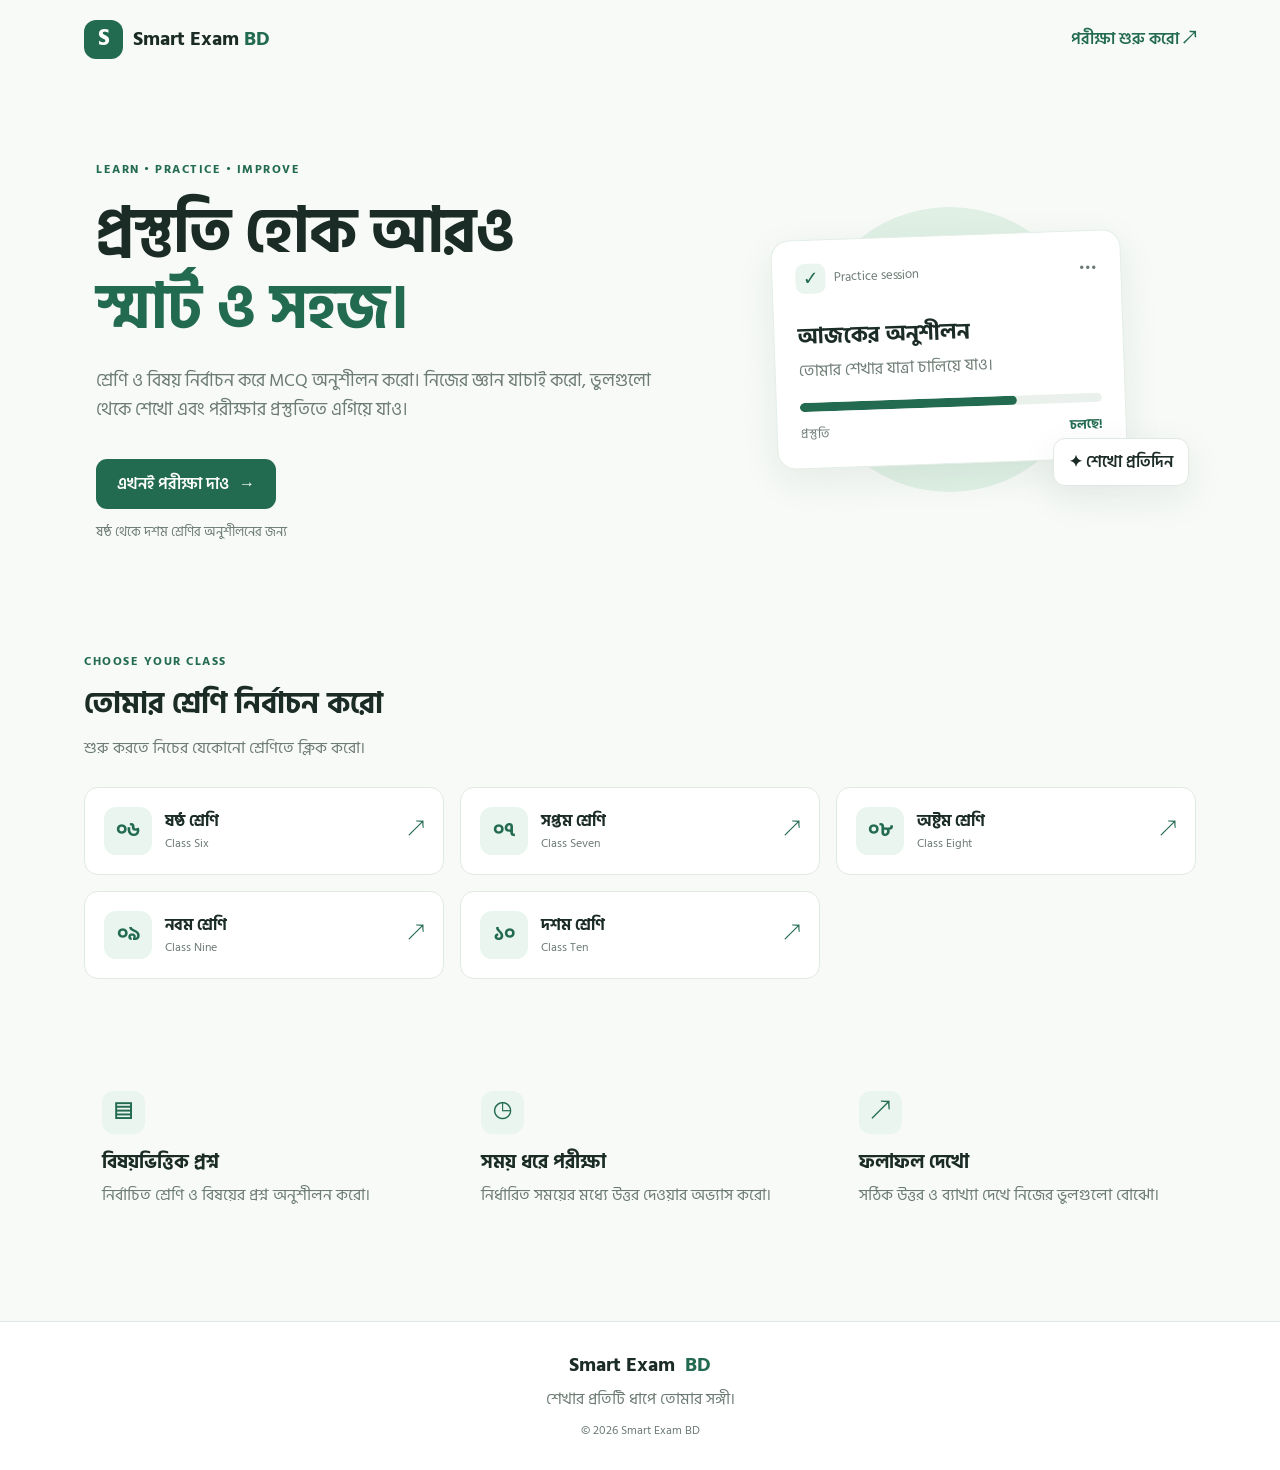
<file: index.html>
<!DOCTYPE html>
<html lang="bn">
<head>
  <meta charset="UTF-8">
  <meta name="viewport" content="width=device-width, initial-scale=1.0">
  <meta name="description" content="Smart Exam BD - অনলাইনে MCQ অনুশীলন ও নিজের প্রস্তুতি যাচাই করো।">
  <title>Smart Exam BD | হোম</title>
  <link rel="stylesheet" href="style.css">
</head>
<body>
  <header class="site-header">
    <a class="brand" href="index.html">
      <span class="brand-icon">S</span>
      <span>Smart Exam <span class="brand-accent">BD</span></span>
    </a>
    <a class="header-link" href="exam.html">পরীক্ষা শুরু করো ↗</a>
  </header>

  <main>
    <section class="hero">
      <div class="hero-copy">
        <span class="eyebrow">LEARN • PRACTICE • IMPROVE</span>
        <h1>প্রস্তুতি হোক আরও<br><span>স্মার্ট ও সহজ।</span></h1>
        <p>
          শ্রেণি ও বিষয় নির্বাচন করে MCQ অনুশীলন করো।
          নিজের জ্ঞান যাচাই করো, ভুলগুলো থেকে শেখো এবং
          পরীক্ষার প্রস্তুতিতে এগিয়ে যাও।
        </p>
        <a class="btn btn-primary" href="exam.html">এখনই পরীক্ষা দাও <span>→</span></a>
        <div class="hero-note">ষষ্ঠ থেকে দশম শ্রেণির অনুশীলনের জন্য</div>
      </div>

      <div class="hero-art" aria-label="অনলাইন পরীক্ষার চিত্র">
        <div class="art-circle"></div>
        <div class="art-card">
          <div class="art-top">
            <span class="art-check">✓</span>
            <span>Practice session</span>
            <span class="art-dots">•••</span>
          </div>
          <h3>আজকের অনুশীলন</h3>
          <p>তোমার শেখার যাত্রা চালিয়ে যাও।</p>
          <div class="art-progress"><span></span></div>
          <div class="art-bottom">
            <span>প্রস্তুতি</span><strong>চলছে!</strong>
          </div>
        </div>
        <div class="floating-badge">✦ শেখো প্রতিদিন</div>
      </div>
    </section>

    <section class="section">
      <div class="section-heading">
        <div>
          <span class="eyebrow">CHOOSE YOUR CLASS</span>
          <h2>তোমার শ্রেণি নির্বাচন করো</h2>
          <p>শুরু করতে নিচের যেকোনো শ্রেণিতে ক্লিক করো।</p>
        </div>
      </div>

      <div class="class-grid">
        <a class="class-card" href="exam.html?class=6">
          <span class="class-number">০৬</span>
          <span><strong>ষষ্ঠ শ্রেণি</strong><small>Class Six</small></span>
          <span class="card-arrow">↗</span>
        </a>
        <a class="class-card" href="exam.html?class=7">
          <span class="class-number">০৭</span>
          <span><strong>সপ্তম শ্রেণি</strong><small>Class Seven</small></span>
          <span class="card-arrow">↗</span>
        </a>
        <a class="class-card" href="exam.html?class=8">
          <span class="class-number">০৮</span>
          <span><strong>অষ্টম শ্রেণি</strong><small>Class Eight</small></span>
          <span class="card-arrow">↗</span>
        </a>
        <a class="class-card" href="exam.html?class=9">
          <span class="class-number">০৯</span>
          <span><strong>নবম শ্রেণি</strong><small>Class Nine</small></span>
          <span class="card-arrow">↗</span>
        </a>
        <a class="class-card" href="exam.html?class=10">
          <span class="class-number">১০</span>
          <span><strong>দশম শ্রেণি</strong><small>Class Ten</small></span>
          <span class="card-arrow">↗</span>
        </a>
      </div>
    </section>

    <section class="feature-section">
      <div class="feature-item">
        <span class="feature-icon">▤</span>
        <h3>বিষয়ভিত্তিক প্রশ্ন</h3>
        <p>নির্বাচিত শ্রেণি ও বিষয়ের প্রশ্ন অনুশীলন করো।</p>
      </div>
      <div class="feature-item">
        <span class="feature-icon">◷</span>
        <h3>সময় ধরে পরীক্ষা</h3>
        <p>নির্ধারিত সময়ের মধ্যে উত্তর দেওয়ার অভ্যাস করো।</p>
      </div>
      <div class="feature-item">
        <span class="feature-icon">↗</span>
        <h3>ফলাফল দেখো</h3>
        <p>সঠিক উত্তর ও ব্যাখ্যা দেখে নিজের ভুলগুলো বোঝো।</p>
      </div>
    </section>
  </main>

  <footer class="site-footer">
    <a class="brand footer-brand" href="index.html">Smart Exam <span class="brand-accent">BD</span></a>
    <p>শেখার প্রতিটি ধাপে তোমার সঙ্গী।</p>
    <small>© <span id="year"></span> Smart Exam BD</small>
  </footer>

  <script>
    document.getElementById("year").textContent = new Date().getFullYear();
  </script>
</body>
</html>
</file>
<file: style.css>
@import url('https://fonts.googleapis.com/css2?family=Hind+Siliguri:wght@400;500;600;700&display=swap');

:root {
  --primary: #236b50;
  --primary-dark: #174b39;
  --primary-light: #e9f5ee;
  --ink: #1b2b25;
  --muted: #6c7b73;
  --border: #e0e9e3;
  --surface: #ffffff;
  --background: #f7faf7;
  --danger: #b83b3b;
  --shadow: 0 12px 38px rgba(24, 67, 47, 0.08);
}

* { box-sizing: border-box; }

html { scroll-behavior: smooth; }

body {
  margin: 0;
  background: var(--background);
  color: var(--ink);
  font-family: 'Hind Siliguri', sans-serif;
  font-size: 16px;
  line-height: 1.65;
}

a { color: inherit; text-decoration: none; }

button, select { font: inherit; }

button, a, select { -webkit-tap-highlight-color: transparent; }

button:focus-visible, a:focus-visible, select:focus-visible {
  outline: 3px solid #8dc9a9;
  outline-offset: 3px;
}

.site-header {
  max-width: 1160px;
  margin: auto;
  padding: 18px 24px;
  min-height: 78px;
  display: flex;
  justify-content: space-between;
  align-items: center;
  gap: 16px;
}

.brand {
  display: inline-flex;
  align-items: center;
  gap: 10px;
  font-size: 20px;
  font-weight: 700;
}

.brand-icon {
  display: grid;
  place-items: center;
  width: 39px;
  height: 39px;
  border-radius: 12px;
  background: var(--primary);
  color: white;
  font-size: 23px;
}

.brand-accent { color: var(--primary); }

.header-link {
  color: var(--primary);
  font-weight: 600;
}

.hero {
  max-width: 1160px;
  margin: 12px auto 0;
  padding: 65px 36px 76px;
  display: grid;
  grid-template-columns: 1.1fr 0.9fr;
  gap: 45px;
  align-items: center;
}

.eyebrow {
  display: inline-block;
  color: var(--primary);
  font-size: 12px;
  font-weight: 700;
  letter-spacing: 1.5px;
}

.hero h1 {
  margin: 15px 0;
  font-size: clamp(38px, 5.2vw, 62px);
  line-height: 1.22;
  letter-spacing: -1px;
}

.hero h1 span { color: var(--primary); }

.hero-copy > p {
  max-width: 560px;
  color: var(--muted);
  font-size: 18px;
}

.btn {
  display: inline-flex;
  align-items: center;
  justify-content: center;
  gap: 10px;
  border: 1px solid transparent;
  border-radius: 11px;
  padding: 12px 20px;
  cursor: pointer;
  font-weight: 600;
  line-height: 1.5;
  transition: transform .15s, background .15s;
}

.btn:hover { transform: translateY(-1px); }

.btn-primary { background: var(--primary); color: #fff; }
.btn-primary:hover { background: var(--primary-dark); }
.btn-secondary { background: #fff; border-color: var(--border); color: var(--ink); }
.btn-danger { background: #fff0f0; color: var(--danger); border-color: #f2d5d5; }
.btn-full { width: 100%; margin-top: 16px; }

.hero-copy .btn { margin-top: 16px; }

.hero-note {
  margin-top: 13px;
  color: var(--muted);
  font-size: 13px;
}

.hero-art {
  min-height: 310px;
  position: relative;
  display: grid;
  place-items: center;
}

.art-circle {
  position: absolute;
  width: 285px;
  height: 285px;
  border-radius: 50%;
  background: #e0f0e5;
}

.art-card {
  position: relative;
  width: min(100%, 350px);
  padding: 23px;
  border: 1px solid #e4eee7;
  border-radius: 18px;
  background: white;
  box-shadow: var(--shadow);
  transform: rotate(-2deg);
}

.art-top, .art-bottom {
  display: flex;
  justify-content: space-between;
  align-items: center;
  gap: 8px;
  font-size: 13px;
  color: var(--muted);
}

.art-check {
  display: grid;
  place-items: center;
  width: 30px;
  height: 30px;
  border-radius: 9px;
  background: var(--primary-light);
  color: var(--primary);
  font-size: 19px;
}

.art-top .art-dots { margin-left: auto; }

.art-card h3 { margin: 25px 0 3px; font-size: 22px; }
.art-card p { margin: 0 0 18px; color: var(--muted); }

.art-progress, .score-track, .quiz-progress {
  overflow: hidden;
  height: 9px;
  border-radius: 99px;
  background: #eaf0eb;
}

.art-progress span {
  display: block;
  width: 72%;
  height: 100%;
  border-radius: inherit;
  background: var(--primary);
}

.art-bottom { margin-top: 12px; }
.art-bottom strong { color: var(--primary); }

.floating-badge {
  position: absolute;
  right: -5px;
  bottom: 18px;
  padding: 10px 15px;
  border: 1px solid var(--border);
  border-radius: 12px;
  background: white;
  box-shadow: var(--shadow);
  font-weight: 600;
}

.section {
  max-width: 1160px;
  margin: auto;
  padding: 28px 24px 64px;
}

.section-heading { margin-bottom: 25px; }
.section-heading h2 { margin: 6px 0; font-size: 30px; }
.section-heading p { margin: 0; color: var(--muted); }

.class-grid {
  display: grid;
  grid-template-columns: repeat(3, minmax(0, 1fr));
  gap: 16px;
}

.class-card {
  display: flex;
  align-items: center;
  gap: 13px;
  padding: 19px;
  border: 1px solid var(--border);
  border-radius: 14px;
  background: white;
  transition: border .15s, transform .15s, box-shadow .15s;
}

.class-card:hover {
  transform: translateY(-3px);
  border-color: #9fc9ad;
  box-shadow: var(--shadow);
}

.class-number {
  display: grid;
  place-items: center;
  flex-shrink: 0;
  width: 48px;
  height: 48px;
  border-radius: 12px;
  background: var(--primary-light);
  color: var(--primary);
  font-size: 19px;
  font-weight: 700;
}

.class-card strong, .class-card small { display: block; }
.class-card small { color: var(--muted); font-size: 12px; }
.card-arrow { margin-left: auto; color: var(--primary); font-size: 20px; }

.feature-section {
  max-width: 1160px;
  margin: 0 auto 65px;
  padding: 30px 24px;
  display: grid;
  grid-template-columns: repeat(3, minmax(0, 1fr));
  gap: 24px;
}

.feature-item { padding: 18px; }
.feature-icon {
  display: grid;
  place-items: center;
  width: 43px;
  height: 43px;
  border-radius: 12px;
  background: var(--primary-light);
  color: var(--primary);
  font-size: 24px;
}

.feature-item h3 { margin: 13px 0 4px; }
.feature-item p { margin: 0; color: var(--muted); }

.site-footer {
  padding: 27px 20px;
  border-top: 1px solid var(--border);
  background: #fff;
  text-align: center;
  color: var(--muted);
}

.footer-brand { justify-content: center; color: var(--ink); }
.site-footer p { margin: 4px 0; }
.site-footer small { font-size: 12px; }

.exam-main {
  max-width: 850px;
  min-height: 65vh;
  margin: auto;
  padding: 38px 20px 70px;
}

.exam-intro { margin: 0 0 26px; }
.exam-intro h1 { margin: 7px 0; font-size: clamp(30px, 5vw, 42px); }
.exam-intro p { margin: 0; color: var(--muted); }

.panel {
  padding: clamp(20px, 4vw, 32px);
  border: 1px solid var(--border);
  border-radius: 18px;
  background: var(--surface);
  box-shadow: var(--shadow);
}

.setup-panel h2 { margin: 0 0 22px; font-size: 24px; }

.form-grid {
  display: grid;
  grid-template-columns: repeat(2, minmax(0, 1fr));
  gap: 19px;
}

.form-field { display: flex; flex-direction: column; gap: 7px; }
.form-field label { font-weight: 600; font-size: 14px; }

.form-field select {
  width: 100%;
  min-height: 48px;
  padding: 10px 12px;
  border: 1px solid #dce6df;
  border-radius: 10px;
  background: white;
  color: var(--ink);
}

.form-field select:disabled { background: #f1f4f1; color: #87938b; }
.timer-setting { margin-top: 18px; max-width: 240px; }
.helper-text { color: var(--muted); font-size: 13px; margin: 17px 0 0; }
.status-message { color: var(--danger); font-size: 14px; margin-bottom: 0; }
.status-message:empty { display: none; }
.hidden { display: none !important; }

.quiz-topline {
  display: flex;
  justify-content: space-between;
  align-items: center;
  gap: 18px;
  margin-bottom: 24px;
}

.quiz-topline h2 { margin: 2px 0 0; font-size: 23px; }

.timer-box {
  flex-shrink: 0;
  padding: 8px 15px;
  border-radius: 12px;
  background: var(--primary-light);
  text-align: center;
}

.timer-box span, .timer-box strong { display: block; }
.timer-box span { color: var(--muted); font-size: 12px; }
.timer-box strong { color: var(--primary-dark); font-size: 22px; font-variant-numeric: tabular-nums; }

.progress-row {
  display: flex;
  justify-content: space-between;
  gap: 10px;
  color: var(--muted);
  font-size: 13px;
  margin-bottom: 9px;
}

.quiz-progress { height: 7px; }
.quiz-progress span {
  display: block;
  height: 100%;
  width: 0;
  background: var(--primary);
  transition: width .2s;
}

.question-card { padding: 25px 0 12px; }
.question-text { margin: 0 0 21px; font-size: 21px; font-weight: 600; }

.options-list { display: grid; gap: 11px; }

.option-item {
  display: flex;
  align-items: flex-start;
  gap: 12px;
  padding: 13px 15px;
  border: 1px solid var(--border);
  border-radius: 12px;
  cursor: pointer;
  transition: background .15s, border .15s;
}

.option-item:hover { background: #f7fbf8; border-color: #a9cdb5; }
.option-item.selected { background: var(--primary-light); border-color: var(--primary); }
.option-item input { margin-top: 6px; accent-color: var(--primary); }
.option-letter { font-weight: 700; color: var(--primary); }

.quiz-controls, .result-actions {
  display: flex;
  justify-content: space-between;
  flex-wrap: wrap;
  gap: 12px;
  margin-top: 22px;
}

.quiz-controls .btn { flex: 1; }
.submit-row {
  display: flex;
  align-items: center;
  justify-content: space-between;
  gap: 12px;
  flex-wrap: wrap;
  border-top: 1px solid var(--border);
  padding-top: 18px;
  margin-top: 24px;
}

.text-button {
  border: 0;
  background: transparent;
  color: var(--muted);
  cursor: pointer;
  padding: 9px;
}

.result-panel { text-align: center; }
.result-symbol {
  display: grid;
  place-items: center;
  width: 60px;
  height: 60px;
  margin: 0 auto 14px;
  border-radius: 50%;
  background: var(--primary-light);
  color: var(--primary);
  font-size: 32px;
}

.result-panel h2 { margin: 6px 0; font-size: 30px; }
.result-panel > p { color: var(--muted); }

.score-card {
  margin: 24px auto;
  padding: 23px;
  max-width: 400px;
  border: 1px solid var(--border);
  border-radius: 15px;
  background: #fbfdfb;
}

.score-card > span, .score-card > strong, .score-card > b { display: block; }
.score-card > span { color: var(--muted); }
.score-card > strong { margin: 4px 0; font-size: 35px; color: var(--primary); }
.score-track { margin: 12px 0; }
.score-track span {
  display: block;
  width: 0;
  height: 100%;
  background: var(--primary);
  border-radius: inherit;
}
.score-card > b { font-size: 20px; }

.result-stats { display: grid; grid-template-columns: repeat(3, 1fr); gap: 12px; }
.result-stats div {
  display: grid;
  gap: 3px;
  padding: 15px 8px;
  border: 1px solid var(--border);
  border-radius: 12px;
}
.result-stats strong { font-size: 25px; }
.result-stats span { font-size: 13px; color: var(--muted); }

.review-heading { margin: 34px 0 14px; text-align: left; }
.review-heading h3 { margin: 0; }
.review-heading p { margin: 4px 0; color: var(--muted); font-size: 14px; }

.review-list { display: grid; gap: 12px; text-align: left; }
.review-item { padding: 16px; border: 1px solid var(--border); border-radius: 12px; }
.review-item h4 { margin: 0 0 9px; }
.review-answer { margin: 4px 0; font-size: 14px; }
.review-answer.correct { color: var(--primary); }
.review-answer.wrong { color: var(--danger); }
.review-explanation { margin: 9px 0 0; color: var(--muted); font-size: 14px; }

.result-actions { justify-content: center; }
.result-actions .btn { min-width: 150px; }

@media (max-width: 760px) {
  .hero { padding: 35px 24px 45px; grid-template-columns: 1fr; gap: 20px; }
  .hero-art { min-height: 280px; }
  .class-grid { grid-template-columns: repeat(2, minmax(0, 1fr)); }
  .feature-section { grid-template-columns: 1fr; gap: 5px; }
  .feature-item { padding: 12px 8px; }
}

@media (max-width: 480px) {
  .site-header { padding: 14px 16px; }
  .brand { font-size: 17px; gap: 7px; }
  .brand-icon { width: 34px; height: 34px; }
  .header-link { font-size: 13px; }
  .hero { padding: 30px 19px 40px; }
  .hero h1 { font-size: 38px; }
  .hero-copy > p { font-size: 16px; }
  .section { padding: 24px 16px 42px; }
  .section-heading h2 { font-size: 25px; }
  .class-grid { grid-template-columns: 1fr; }
  .class-card { padding: 14px; }
  .form-grid { grid-template-columns: 1fr; }
  .exam-main { padding: 28px 13px 45px; }
  .panel { padding: 19px 15px; }
  .quiz-topline { align-items: flex-start; }
  .quiz-topline h2 { font-size: 19px; }
  .timer-box { padding: 6px 10px; }
  .timer-box strong { font-size: 19px; }
  .question-text { font-size: 19px; }
  .progress-row { font-size: 12px; }
  .quiz-controls { flex-direction: column; }
  .quiz-controls .btn { width: 100%; }
  .submit-row { align-items: stretch; flex-direction: column; }
  .result-stats { gap: 7px; }
  .result-stats div { padding: 12px 4px; }
  .result-stats strong { font-size: 21px; }
  .result-stats span { font-size: 11px; }
}
</file>
